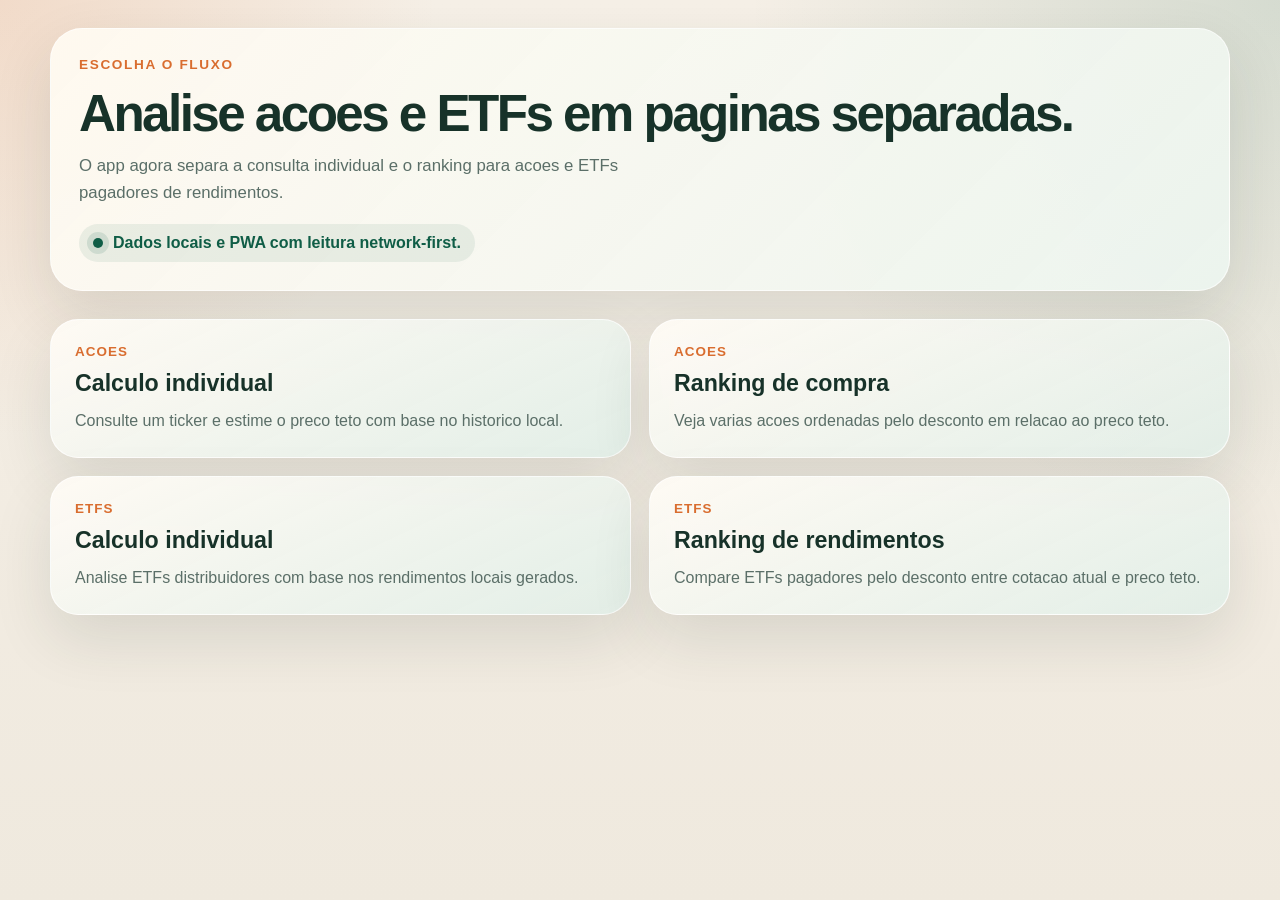
<file: index.html>
<!doctype html>
<html lang="pt-BR">
  <head>
    <meta charset="UTF-8" />
    <meta name="viewport" content="width=device-width, initial-scale=1.0" />
    <title>Dividendos PWA</title>
    <meta
      name="description"
      content="Escolha entre calculo e ranking de acoes e ETFs pagadores de rendimentos."
    />
    <meta name="theme-color" content="#0f5d46" />
    <link rel="manifest" href="./manifest.webmanifest" />
    <link rel="icon" href="./assets/icon.svg" type="image/svg+xml" />
    <link rel="stylesheet" href="./styles.css" />
    <script>
      const params = new URLSearchParams(window.location.search);
      if (params.has("ticker") || params.has("years") || params.has("percent")) {
        window.location.replace(`./acoes.html${window.location.search}${window.location.hash}`);
      }
    </script>
  </head>
  <body>
    <div class="page-shell">
      <header class="hero">
        <p class="eyebrow">Escolha o fluxo</p>
        <div class="hero-copy">
          <h1>Analise acoes e ETFs em paginas separadas.</h1>
          <p class="hero-text">
            O app agora separa a consulta individual e o ranking para acoes e
            ETFs pagadores de rendimentos.
          </p>
        </div>
        <div class="hero-note">
          <span class="status-dot" aria-hidden="true"></span>
          Dados locais e PWA com leitura network-first.
        </div>
      </header>

      <main class="landing-grid">
        <a class="landing-card" href="./acoes.html">
          <span class="landing-kicker">Acoes</span>
          <strong>Calculo individual</strong>
          <p>Consulte um ticker e estime o preco teto com base no historico local.</p>
        </a>

        <a class="landing-card" href="./acoes-ranking.html">
          <span class="landing-kicker">Acoes</span>
          <strong>Ranking de compra</strong>
          <p>Veja varias acoes ordenadas pelo desconto em relacao ao preco teto.</p>
        </a>

        <a class="landing-card" href="./etfs.html">
          <span class="landing-kicker">ETFs</span>
          <strong>Calculo individual</strong>
          <p>Analise ETFs distribuidores com base nos rendimentos locais gerados.</p>
        </a>

        <a class="landing-card" href="./etfs-ranking.html">
          <span class="landing-kicker">ETFs</span>
          <strong>Ranking de rendimentos</strong>
          <p>Compare ETFs pagadores pelo desconto entre cotacao atual e preco teto.</p>
        </a>
      </main>
    </div>
  </body>
</html>
</file>
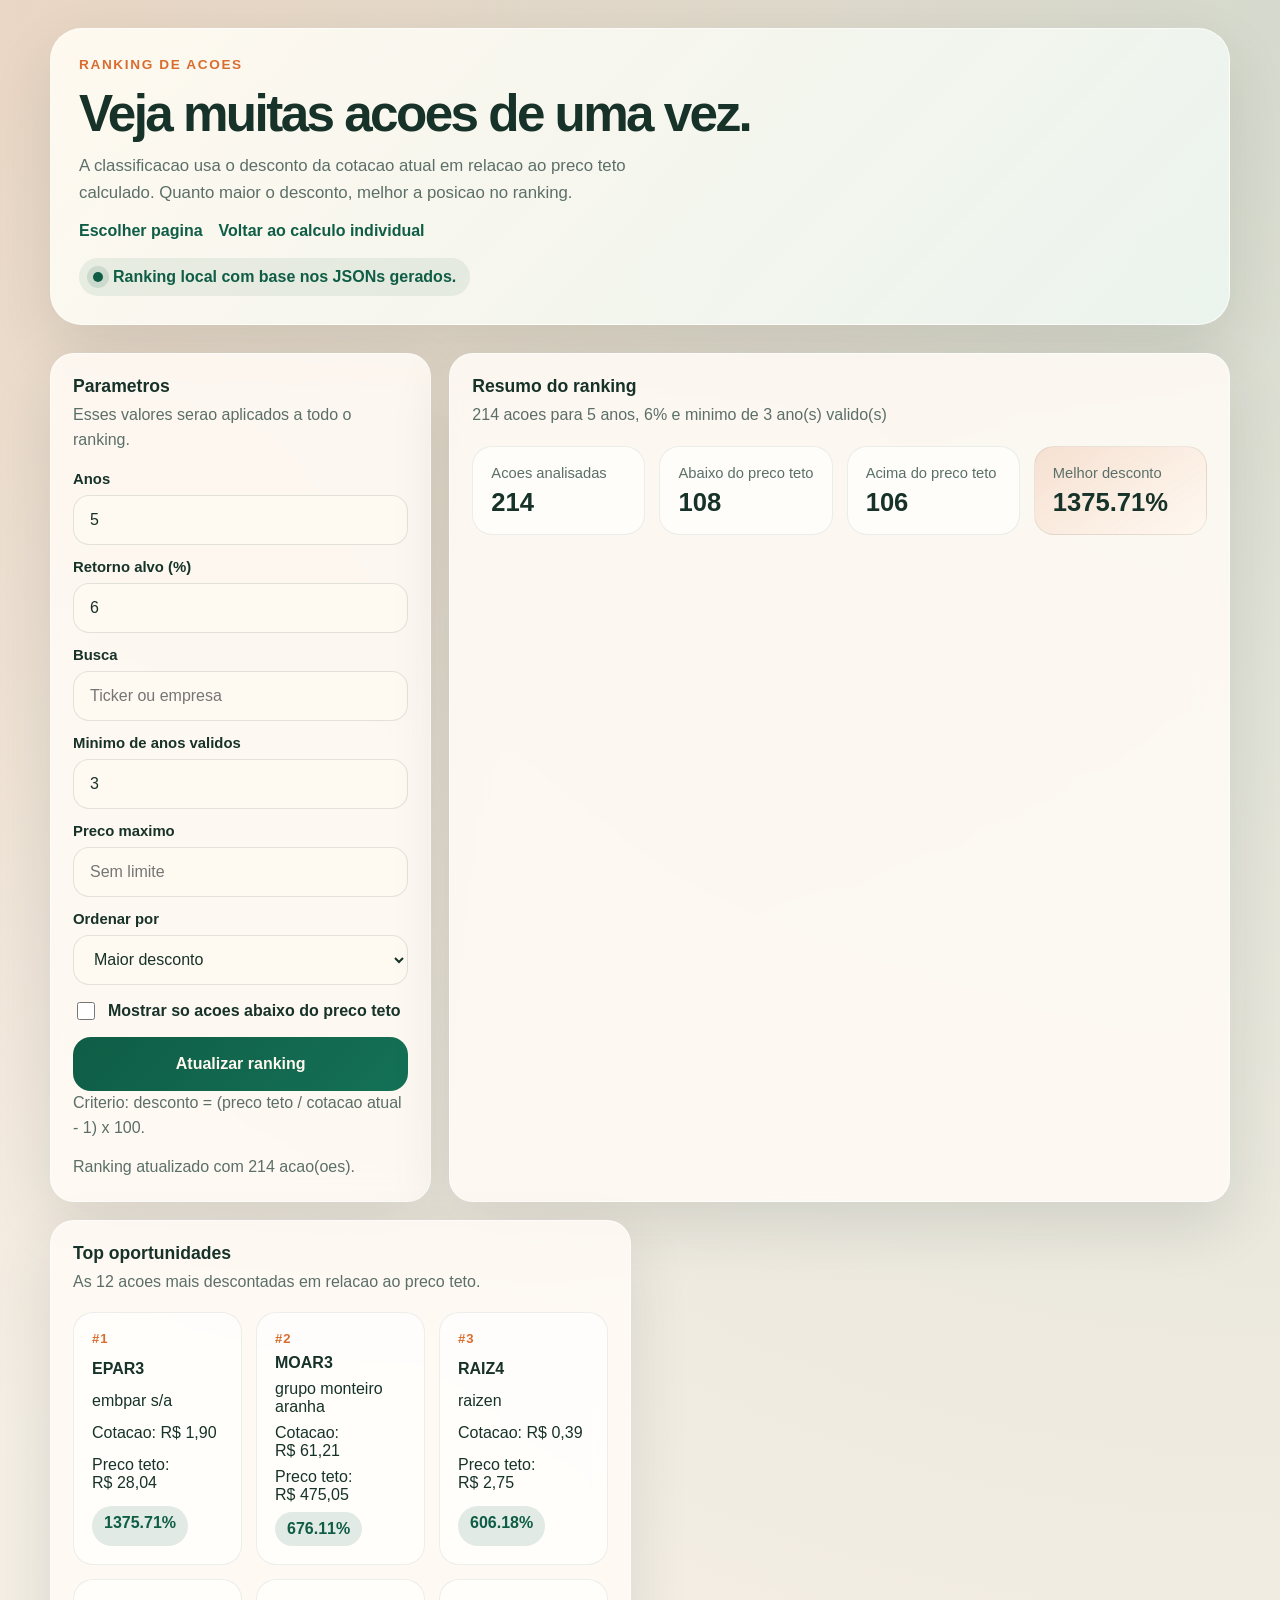
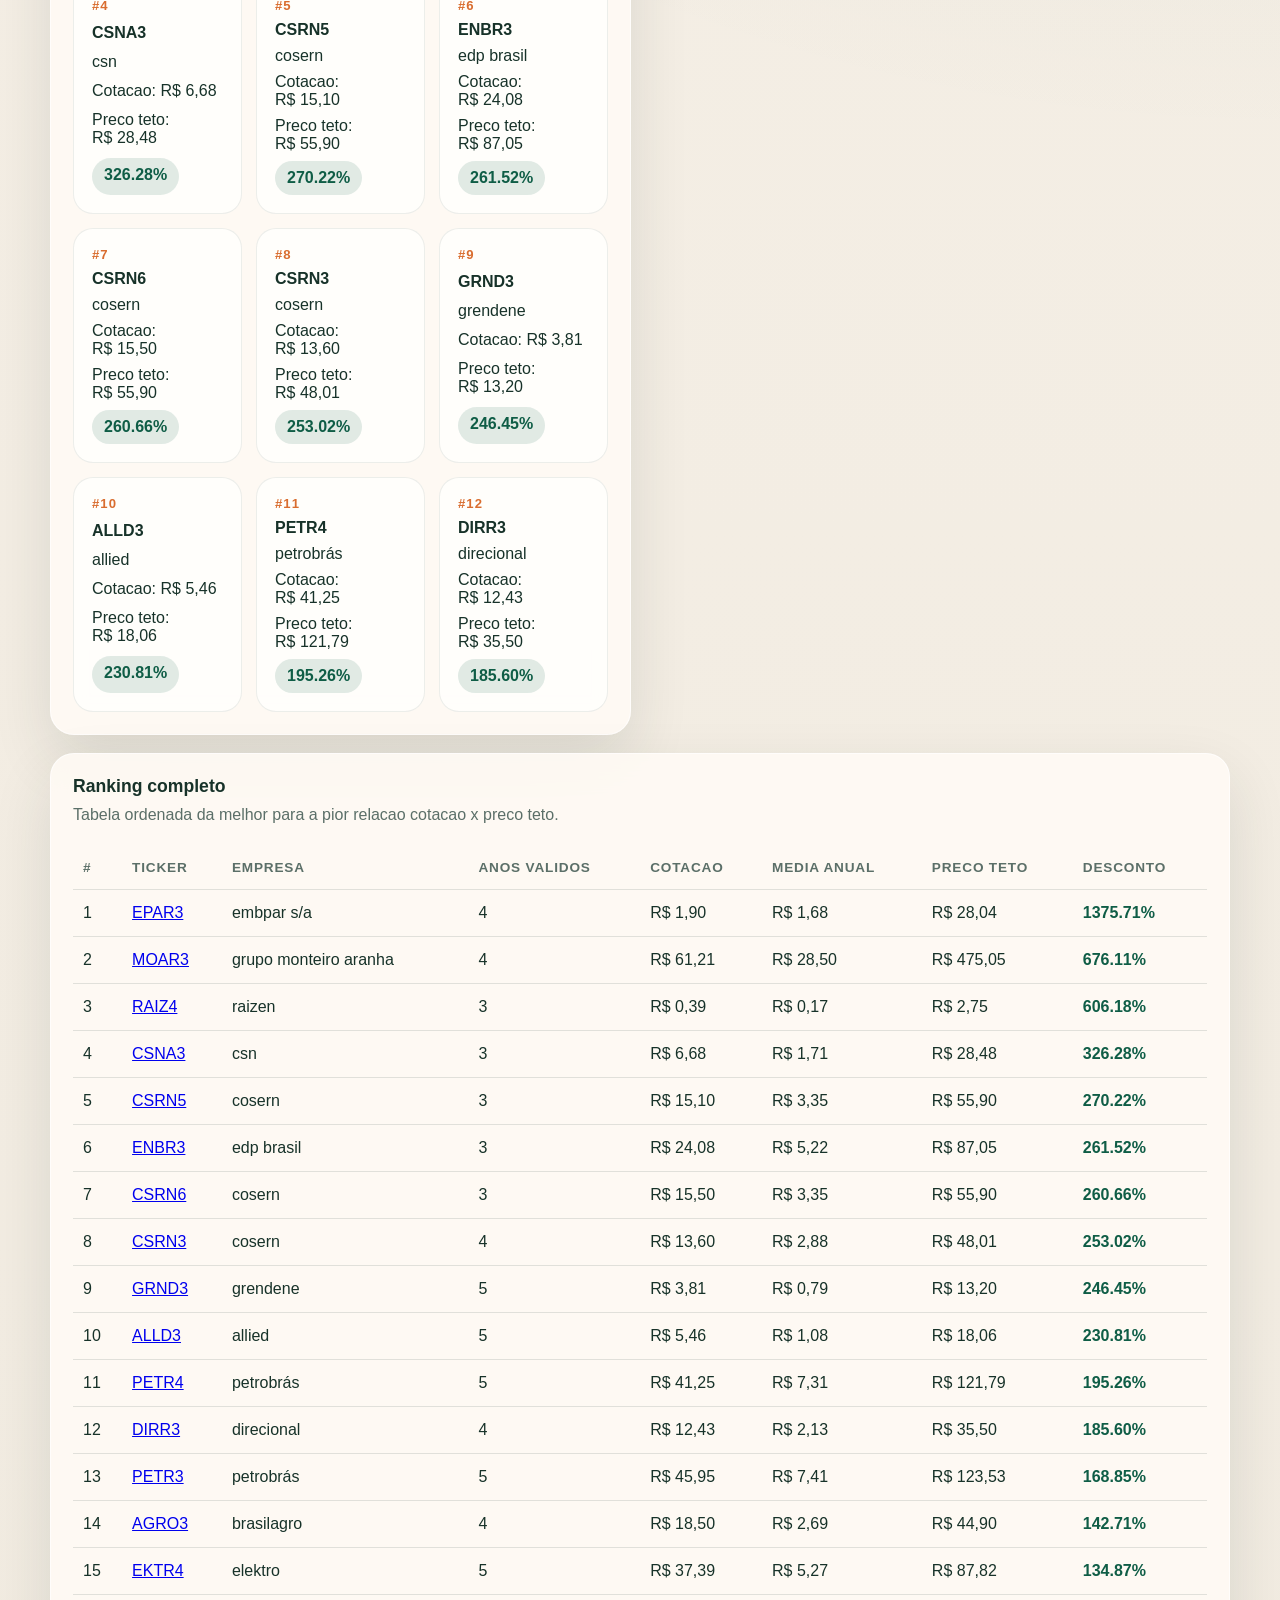
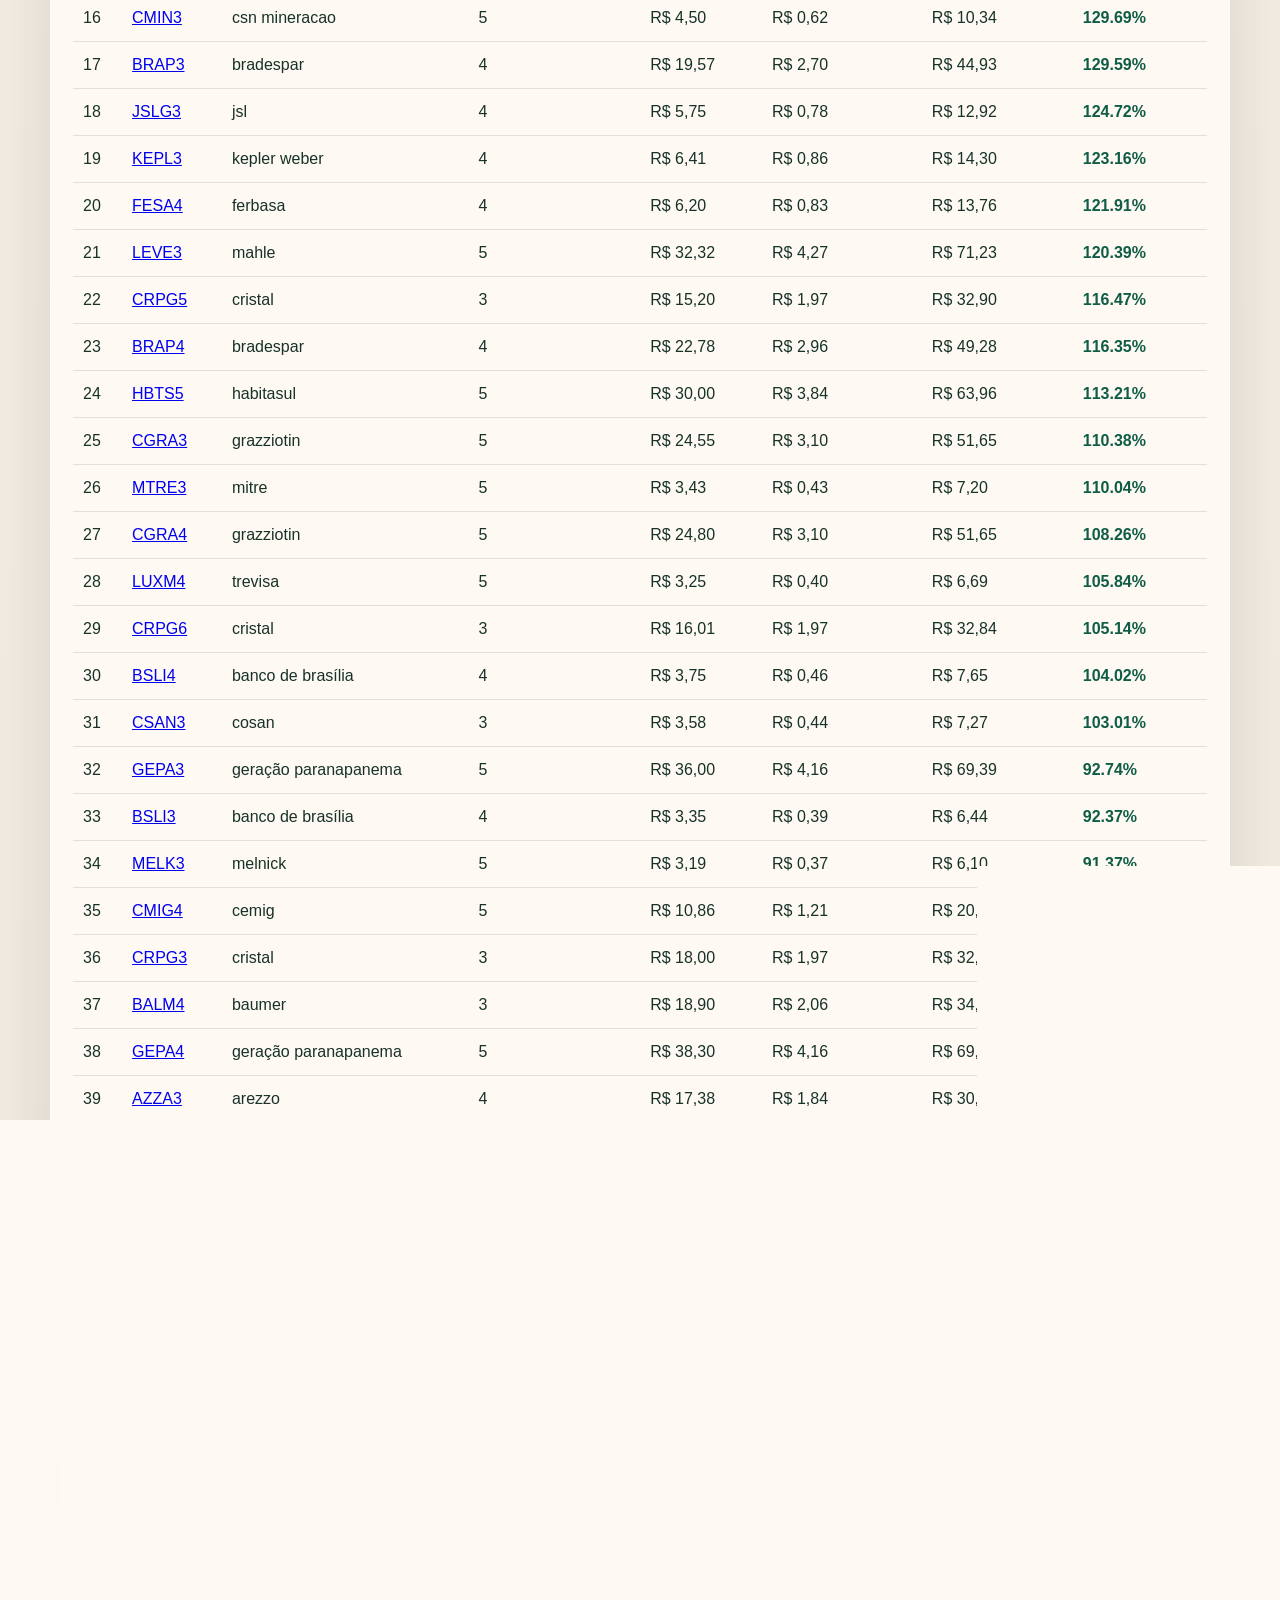
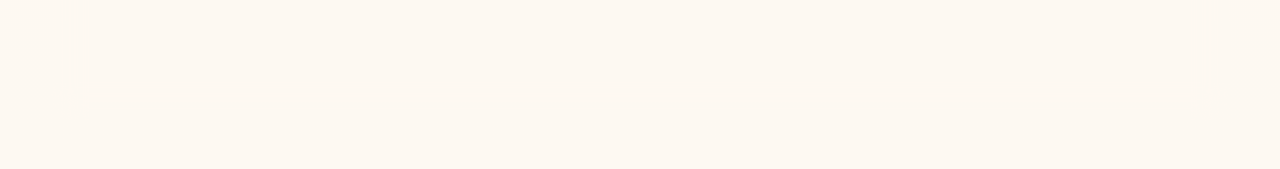
<file: acoes-ranking.html>
<!doctype html>
<html lang="pt-BR">
  <head>
    <meta charset="UTF-8" />
    <meta name="viewport" content="width=device-width, initial-scale=1.0" />
    <title>Ranking por Preco Teto de Acoes</title>
    <meta
      name="description"
      content="Ranking de acoes ordenadas pelo desconto em relacao ao preco teto."
    />
    <meta name="theme-color" content="#0f5d46" />
    <link rel="manifest" href="./manifest.webmanifest" />
    <link rel="icon" href="./assets/icon.svg" type="image/svg+xml" />
    <link rel="stylesheet" href="./styles.css" />
    <script type="module" src="./ranking.js"></script>
  </head>
  <body>
    <div class="page-shell">
      <header class="hero">
        <p class="eyebrow">Ranking de acoes</p>
        <div class="hero-copy">
          <h1>Veja muitas acoes de uma vez.</h1>
          <p class="hero-text">
            A classificacao usa o desconto da cotacao atual em relacao ao preco
            teto calculado. Quanto maior o desconto, melhor a posicao no ranking.
          </p>
          <p class="hero-links">
            <a href="./index.html">Escolher pagina</a>
            <a href="./acoes.html">Voltar ao calculo individual</a>
          </p>
        </div>
        <div class="hero-note">
          <span class="status-dot" aria-hidden="true"></span>
          Ranking local com base nos JSONs gerados.
        </div>
      </header>

      <main class="layout">
        <section class="panel form-panel">
          <div class="panel-head">
            <h2>Parametros</h2>
            <p>Esses valores serao aplicados a todo o ranking.</p>
          </div>

          <form id="ranking-form" class="quote-form">
            <label class="field">
              <span>Anos</span>
              <input
                id="years"
                name="years"
                type="number"
                min="1"
                max="20"
                step="1"
                value="5"
                required
              />
            </label>

            <label class="field">
              <span>Retorno alvo (%)</span>
              <input
                id="percent"
                name="percent"
                type="number"
                min="1"
                max="100"
                step="1"
                value="6"
                required
              />
            </label>

            <label class="field">
              <span>Busca</span>
              <input
                id="search"
                name="search"
                type="text"
                autocomplete="off"
                placeholder="Ticker ou empresa"
              />
            </label>

            <label class="field">
              <span>Minimo de anos validos</span>
              <input
                id="min-valid-years"
                name="min-valid-years"
                type="number"
                min="1"
                max="20"
                step="1"
                value="3"
                required
              />
            </label>

            <label class="field">
              <span>Preco maximo</span>
              <input
                id="max-price"
                name="max-price"
                type="number"
                min="0"
                step="0.01"
                placeholder="Sem limite"
              />
            </label>

            <label class="field">
              <span>Ordenar por</span>
              <select id="sort-by" name="sort-by">
                <option value="discount-desc">Maior desconto</option>
                <option value="average-desc">Maior media anual</option>
                <option value="price-asc">Menor cotacao</option>
                <option value="valid-years-desc">Mais anos validos</option>
                <option value="ceiling-desc">Maior preco teto</option>
              </select>
            </label>

            <label class="check-field">
              <input id="only-below" name="only-below" type="checkbox" />
              <span>Mostrar so acoes abaixo do preco teto</span>
            </label>

            <button class="primary-button" type="submit" id="submit-button">
              Atualizar ranking
            </button>
          </form>

          <p class="caption">
            Criterio: desconto = (preco teto / cotacao atual - 1) x 100.
          </p>

          <div id="feedback" class="feedback" role="status" aria-live="polite"></div>
        </section>

        <section class="panel metrics-panel">
          <div class="panel-head">
            <h2>Resumo do ranking</h2>
            <p id="summary-title">Pronto para carregar.</p>
          </div>

          <div class="metrics-grid" id="metrics-grid">
            <article class="metric-card">
              <span class="metric-label">Acoes analisadas</span>
              <strong class="metric-value">--</strong>
            </article>
            <article class="metric-card">
              <span class="metric-label">Abaixo do preco teto</span>
              <strong class="metric-value">--</strong>
            </article>
            <article class="metric-card">
              <span class="metric-label">Acima do preco teto</span>
              <strong class="metric-value">--</strong>
            </article>
            <article class="metric-card accent-card">
              <span class="metric-label">Melhor desconto</span>
              <strong class="metric-value">--</strong>
            </article>
          </div>
        </section>

        <section class="panel chart-panel">
          <div class="panel-head">
            <h2>Top oportunidades</h2>
            <p>As 12 acoes mais descontadas em relacao ao preco teto.</p>
          </div>
          <div id="ranking-cards" class="ranking-cards empty-state">
            Nenhum ranking carregado ainda.
          </div>
        </section>

        <section class="panel table-panel table-panel-wide">
          <div class="panel-head">
            <h2>Ranking completo</h2>
            <p>Tabela ordenada da melhor para a pior relacao cotacao x preco teto.</p>
          </div>
          <div class="table-wrap">
            <table>
              <thead>
                <tr>
                  <th>#</th>
                  <th>Ticker</th>
                  <th>Empresa</th>
                  <th>Anos validos</th>
                  <th>Cotacao</th>
                  <th>Media anual</th>
                  <th>Preco teto</th>
                  <th>Desconto</th>
                </tr>
              </thead>
              <tbody id="ranking-body">
                <tr>
                  <td colspan="8" class="empty-row">Nenhum ranking carregado ainda.</td>
                </tr>
              </tbody>
            </table>
          </div>
          <div class="pagination-bar">
            <button type="button" class="secondary-button" id="prev-page">Anterior</button>
            <span id="page-status" class="page-status">Pagina 1 de 1</span>
            <button type="button" class="secondary-button" id="next-page">Proxima</button>
          </div>
        </section>
      </main>
    </div>
  </body>
</html>
</file>
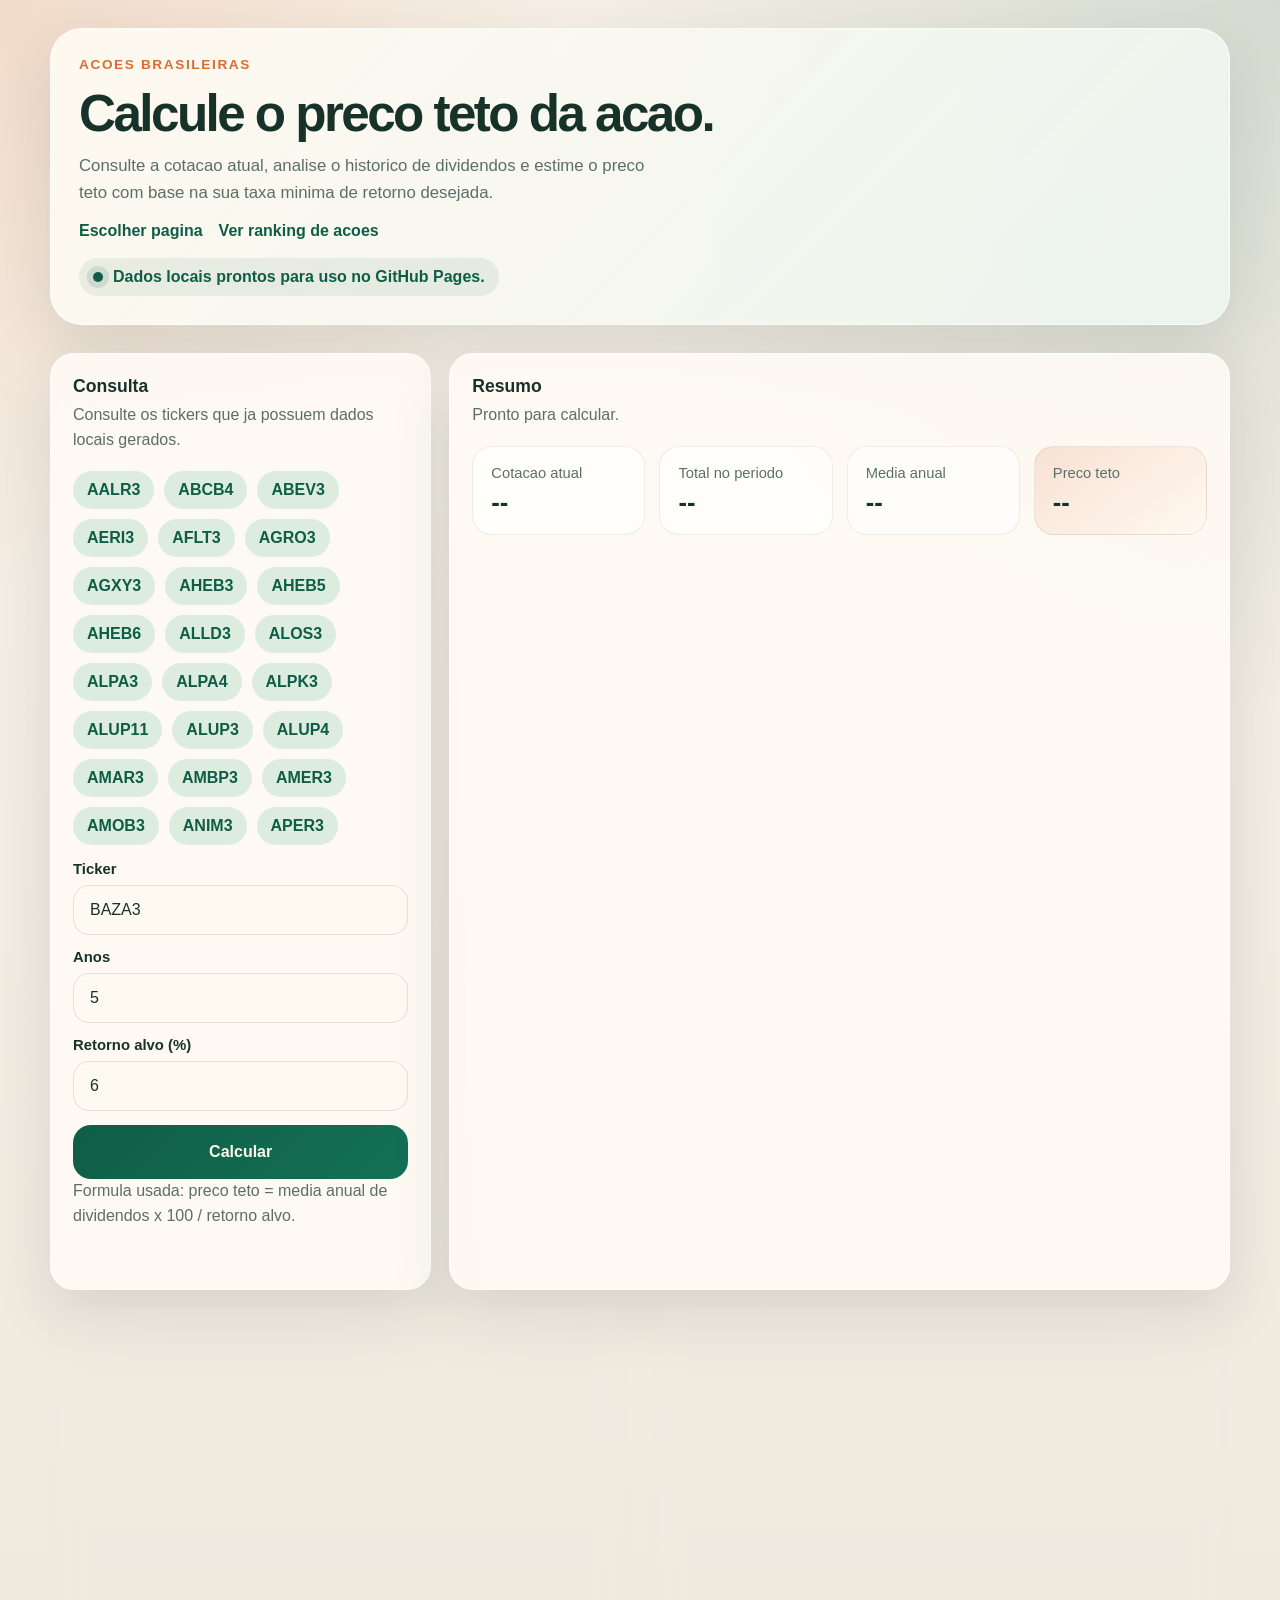
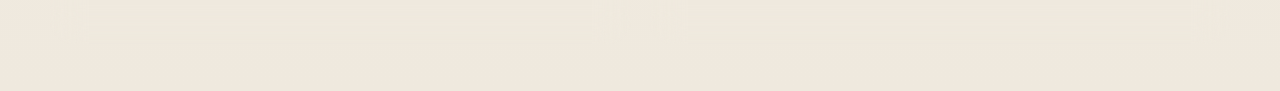
<file: acoes.html>
<!doctype html>
<html lang="pt-BR">
  <head>
    <meta charset="UTF-8" />
    <meta name="viewport" content="width=device-width, initial-scale=1.0" />
    <title>Preco Teto de Acoes</title>
    <meta
      name="description"
      content="App PWA para calcular o preco teto de acoes brasileiras a partir do historico de dividendos."
    />
    <meta name="theme-color" content="#0f5d46" />
    <link rel="manifest" href="./manifest.webmanifest" />
    <link rel="icon" href="./assets/icon.svg" type="image/svg+xml" />
    <link rel="stylesheet" href="./styles.css" />
    <script type="module" src="./app.js"></script>
  </head>
  <body>
    <div class="page-shell">
      <header class="hero">
        <p class="eyebrow">Acoes brasileiras</p>
        <div class="hero-copy">
          <h1>Calcule o preco teto da acao.</h1>
          <p class="hero-text">
            Consulte a cotacao atual, analise o historico de dividendos e estime
            o preco teto com base na sua taxa minima de retorno desejada.
          </p>
          <p class="hero-links">
            <a href="./index.html">Escolher pagina</a>
            <a href="./acoes-ranking.html">Ver ranking de acoes</a>
          </p>
        </div>
        <div class="hero-note">
          <span class="status-dot" aria-hidden="true"></span>
          Dados locais prontos para uso no GitHub Pages.
        </div>
      </header>

      <main class="layout">
        <section class="panel form-panel">
          <div class="panel-head">
            <h2>Consulta</h2>
            <p>Consulte os tickers que ja possuem dados locais gerados.</p>
          </div>

          <div class="ticker-pills" id="ticker-pills" aria-label="Tickers sugeridos"></div>

          <form id="quote-form" class="quote-form">
            <label class="field">
              <span>Ticker</span>
              <input
                id="ticker"
                name="ticker"
                type="text"
                inputmode="text"
                autocomplete="off"
                maxlength="8"
                placeholder="BAZA3"
                value="BAZA3"
                required
              />
            </label>

            <label class="field">
              <span>Anos</span>
              <input
                id="years"
                name="years"
                type="number"
                min="1"
                max="20"
                step="1"
                value="5"
                required
              />
            </label>

            <label class="field">
              <span>Retorno alvo (%)</span>
              <input
                id="percent"
                name="percent"
                type="number"
                min="1"
                max="100"
                step="1"
                value="6"
                required
              />
            </label>

            <button class="primary-button" type="submit" id="submit-button">
              Calcular
            </button>
          </form>

          <p class="caption">
            Formula usada: preco teto = media anual de dividendos x 100 / retorno alvo.
          </p>

          <div id="feedback" class="feedback" role="status" aria-live="polite"></div>
        </section>

        <section class="panel metrics-panel">
          <div class="panel-head">
            <h2>Resumo</h2>
            <p id="summary-title">Pronto para calcular.</p>
          </div>

          <div class="metrics-grid" id="metrics-grid">
            <article class="metric-card">
              <span class="metric-label">Cotacao atual</span>
              <strong class="metric-value">--</strong>
            </article>
            <article class="metric-card">
              <span class="metric-label">Total no periodo</span>
              <strong class="metric-value">--</strong>
            </article>
            <article class="metric-card">
              <span class="metric-label">Media anual</span>
              <strong class="metric-value">--</strong>
            </article>
            <article class="metric-card accent-card">
              <span class="metric-label">Preco teto</span>
              <strong class="metric-value">--</strong>
            </article>
          </div>

          <div class="details-grid" id="details-grid"></div>
        </section>

        <section class="panel chart-panel">
          <div class="panel-head">
            <h2>Proventos por ano</h2>
            <p>Totais agregados no periodo selecionado.</p>
          </div>
          <div id="year-bars" class="year-bars empty-state">
            Nenhum dado carregado ainda.
          </div>
        </section>

        <section class="panel table-panel">
          <div class="panel-head">
            <h2>Eventos recentes</h2>
            <p>Ultimos dividendos e JCP presentes na base local.</p>
          </div>
          <div class="table-wrap">
            <table>
              <thead>
                <tr>
                  <th>Data base</th>
                  <th>Pagamento</th>
                  <th>Tipo</th>
                  <th>Valor</th>
                </tr>
              </thead>
              <tbody id="events-body">
                <tr>
                  <td colspan="4" class="empty-row">Nenhum dado carregado ainda.</td>
                </tr>
              </tbody>
            </table>
          </div>
        </section>
      </main>
    </div>
  </body>
</html>
</file>
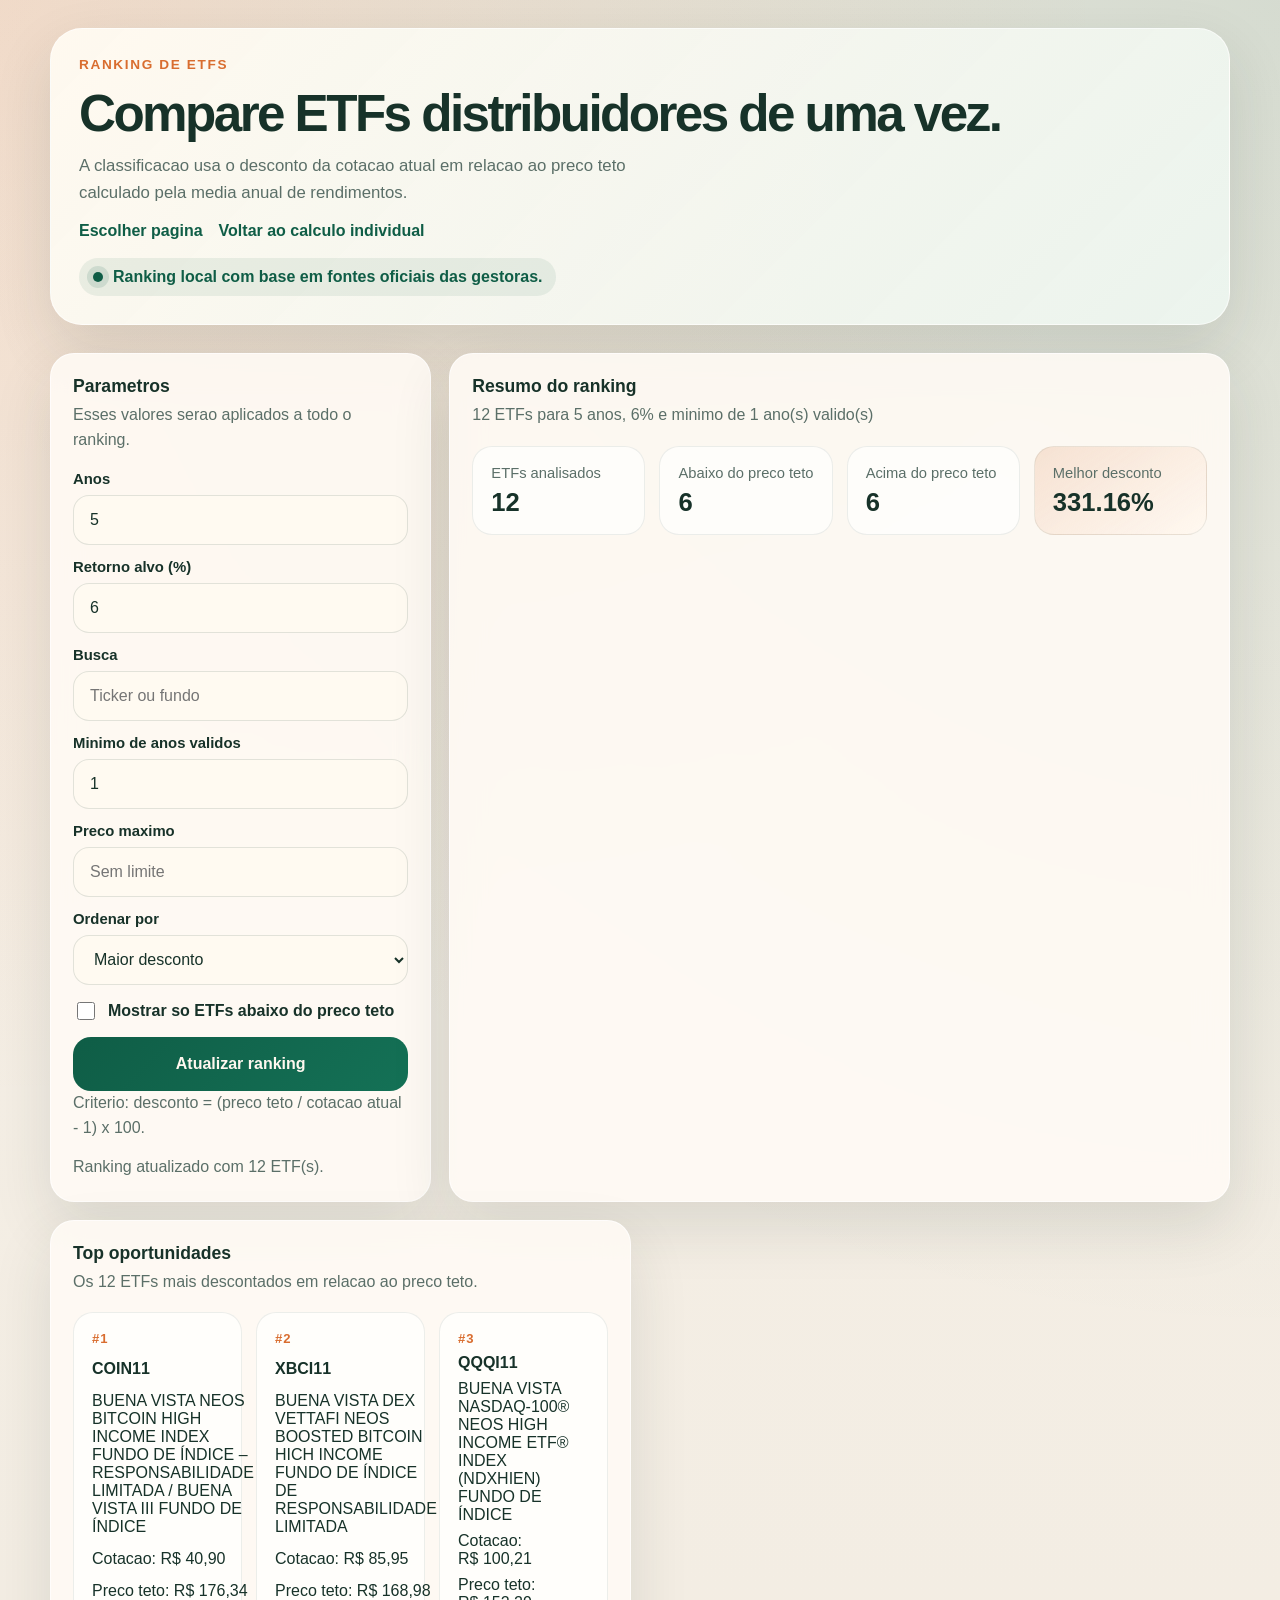
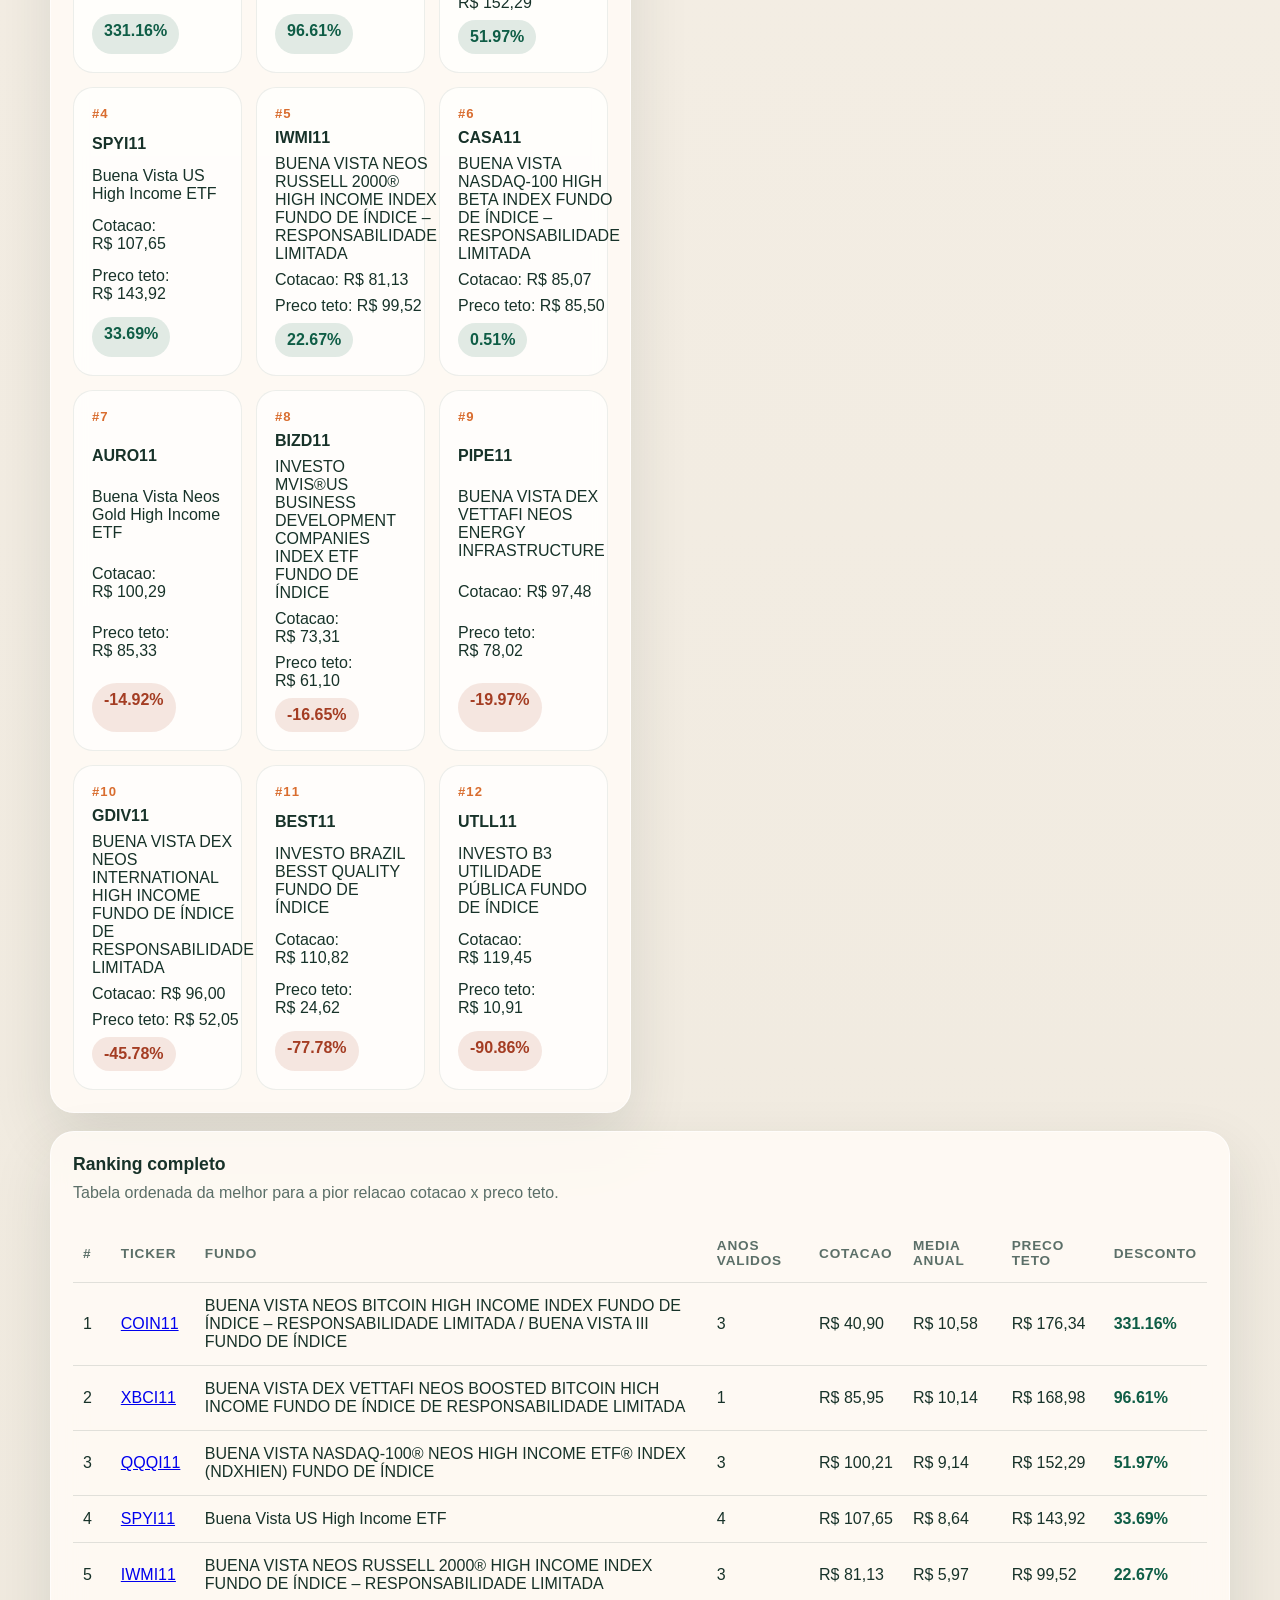
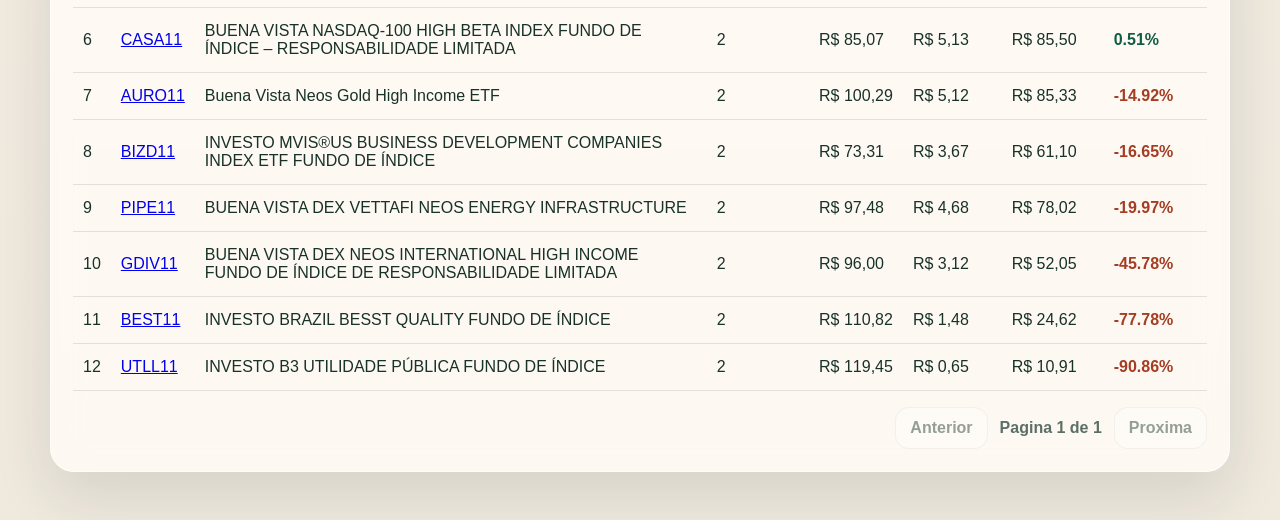
<file: etfs-ranking.html>
<!doctype html>
<html lang="pt-BR">
  <head>
    <meta charset="UTF-8" />
    <meta name="viewport" content="width=device-width, initial-scale=1.0" />
    <title>Ranking por Preco Teto de ETFs</title>
    <meta
      name="description"
      content="Ranking de ETFs distribuidores ordenados pelo desconto em relacao ao preco teto."
    />
    <meta name="theme-color" content="#0f5d46" />
    <link rel="manifest" href="./manifest.webmanifest" />
    <link rel="icon" href="./assets/icon.svg" type="image/svg+xml" />
    <link rel="stylesheet" href="./styles.css" />
    <script type="module" src="./etf-ranking.js"></script>
  </head>
  <body>
    <div class="page-shell">
      <header class="hero">
        <p class="eyebrow">Ranking de ETFs</p>
        <div class="hero-copy">
          <h1>Compare ETFs distribuidores de uma vez.</h1>
          <p class="hero-text">
            A classificacao usa o desconto da cotacao atual em relacao ao preco
            teto calculado pela media anual de rendimentos.
          </p>
          <p class="hero-links">
            <a href="./index.html">Escolher pagina</a>
            <a href="./etfs.html">Voltar ao calculo individual</a>
          </p>
        </div>
        <div class="hero-note">
          <span class="status-dot" aria-hidden="true"></span>
          Ranking local com base em fontes oficiais das gestoras.
        </div>
      </header>

      <main class="layout">
        <section class="panel form-panel">
          <div class="panel-head">
            <h2>Parametros</h2>
            <p>Esses valores serao aplicados a todo o ranking.</p>
          </div>

          <form id="ranking-form" class="quote-form">
            <label class="field">
              <span>Anos</span>
              <input
                id="years"
                name="years"
                type="number"
                min="1"
                max="20"
                step="1"
                value="5"
                required
              />
            </label>

            <label class="field">
              <span>Retorno alvo (%)</span>
              <input
                id="percent"
                name="percent"
                type="number"
                min="1"
                max="100"
                step="1"
                value="6"
                required
              />
            </label>

            <label class="field">
              <span>Busca</span>
              <input
                id="search"
                name="search"
                type="text"
                autocomplete="off"
                placeholder="Ticker ou fundo"
              />
            </label>

            <label class="field">
              <span>Minimo de anos validos</span>
              <input
                id="min-valid-years"
                name="min-valid-years"
                type="number"
                min="1"
                max="20"
                step="1"
                value="1"
                required
              />
            </label>

            <label class="field">
              <span>Preco maximo</span>
              <input
                id="max-price"
                name="max-price"
                type="number"
                min="0"
                step="0.01"
                placeholder="Sem limite"
              />
            </label>

            <label class="field">
              <span>Ordenar por</span>
              <select id="sort-by" name="sort-by">
                <option value="discount-desc">Maior desconto</option>
                <option value="average-desc">Maior media anual</option>
                <option value="price-asc">Menor cotacao</option>
                <option value="valid-years-desc">Mais anos validos</option>
                <option value="ceiling-desc">Maior preco teto</option>
              </select>
            </label>

            <label class="check-field">
              <input id="only-below" name="only-below" type="checkbox" />
              <span>Mostrar so ETFs abaixo do preco teto</span>
            </label>

            <button class="primary-button" type="submit" id="submit-button">
              Atualizar ranking
            </button>
          </form>

          <p class="caption">
            Criterio: desconto = (preco teto / cotacao atual - 1) x 100.
          </p>

          <div id="feedback" class="feedback" role="status" aria-live="polite"></div>
        </section>

        <section class="panel metrics-panel">
          <div class="panel-head">
            <h2>Resumo do ranking</h2>
            <p id="summary-title">Pronto para carregar.</p>
          </div>

          <div class="metrics-grid" id="metrics-grid">
            <article class="metric-card">
              <span class="metric-label">ETFs analisados</span>
              <strong class="metric-value">--</strong>
            </article>
            <article class="metric-card">
              <span class="metric-label">Abaixo do preco teto</span>
              <strong class="metric-value">--</strong>
            </article>
            <article class="metric-card">
              <span class="metric-label">Acima do preco teto</span>
              <strong class="metric-value">--</strong>
            </article>
            <article class="metric-card accent-card">
              <span class="metric-label">Melhor desconto</span>
              <strong class="metric-value">--</strong>
            </article>
          </div>
        </section>

        <section class="panel chart-panel">
          <div class="panel-head">
            <h2>Top oportunidades</h2>
            <p>Os 12 ETFs mais descontados em relacao ao preco teto.</p>
          </div>
          <div id="ranking-cards" class="ranking-cards empty-state">
            Nenhum ranking carregado ainda.
          </div>
        </section>

        <section class="panel table-panel table-panel-wide">
          <div class="panel-head">
            <h2>Ranking completo</h2>
            <p>Tabela ordenada da melhor para a pior relacao cotacao x preco teto.</p>
          </div>
          <div class="table-wrap">
            <table>
              <thead>
                <tr>
                  <th>#</th>
                  <th>Ticker</th>
                  <th>Fundo</th>
                  <th>Anos validos</th>
                  <th>Cotacao</th>
                  <th>Media anual</th>
                  <th>Preco teto</th>
                  <th>Desconto</th>
                </tr>
              </thead>
              <tbody id="ranking-body">
                <tr>
                  <td colspan="8" class="empty-row">Nenhum ranking carregado ainda.</td>
                </tr>
              </tbody>
            </table>
          </div>
          <div class="pagination-bar">
            <button type="button" class="secondary-button" id="prev-page">Anterior</button>
            <span id="page-status" class="page-status">Pagina 1 de 1</span>
            <button type="button" class="secondary-button" id="next-page">Proxima</button>
          </div>
        </section>
      </main>
    </div>
  </body>
</html>
</file>
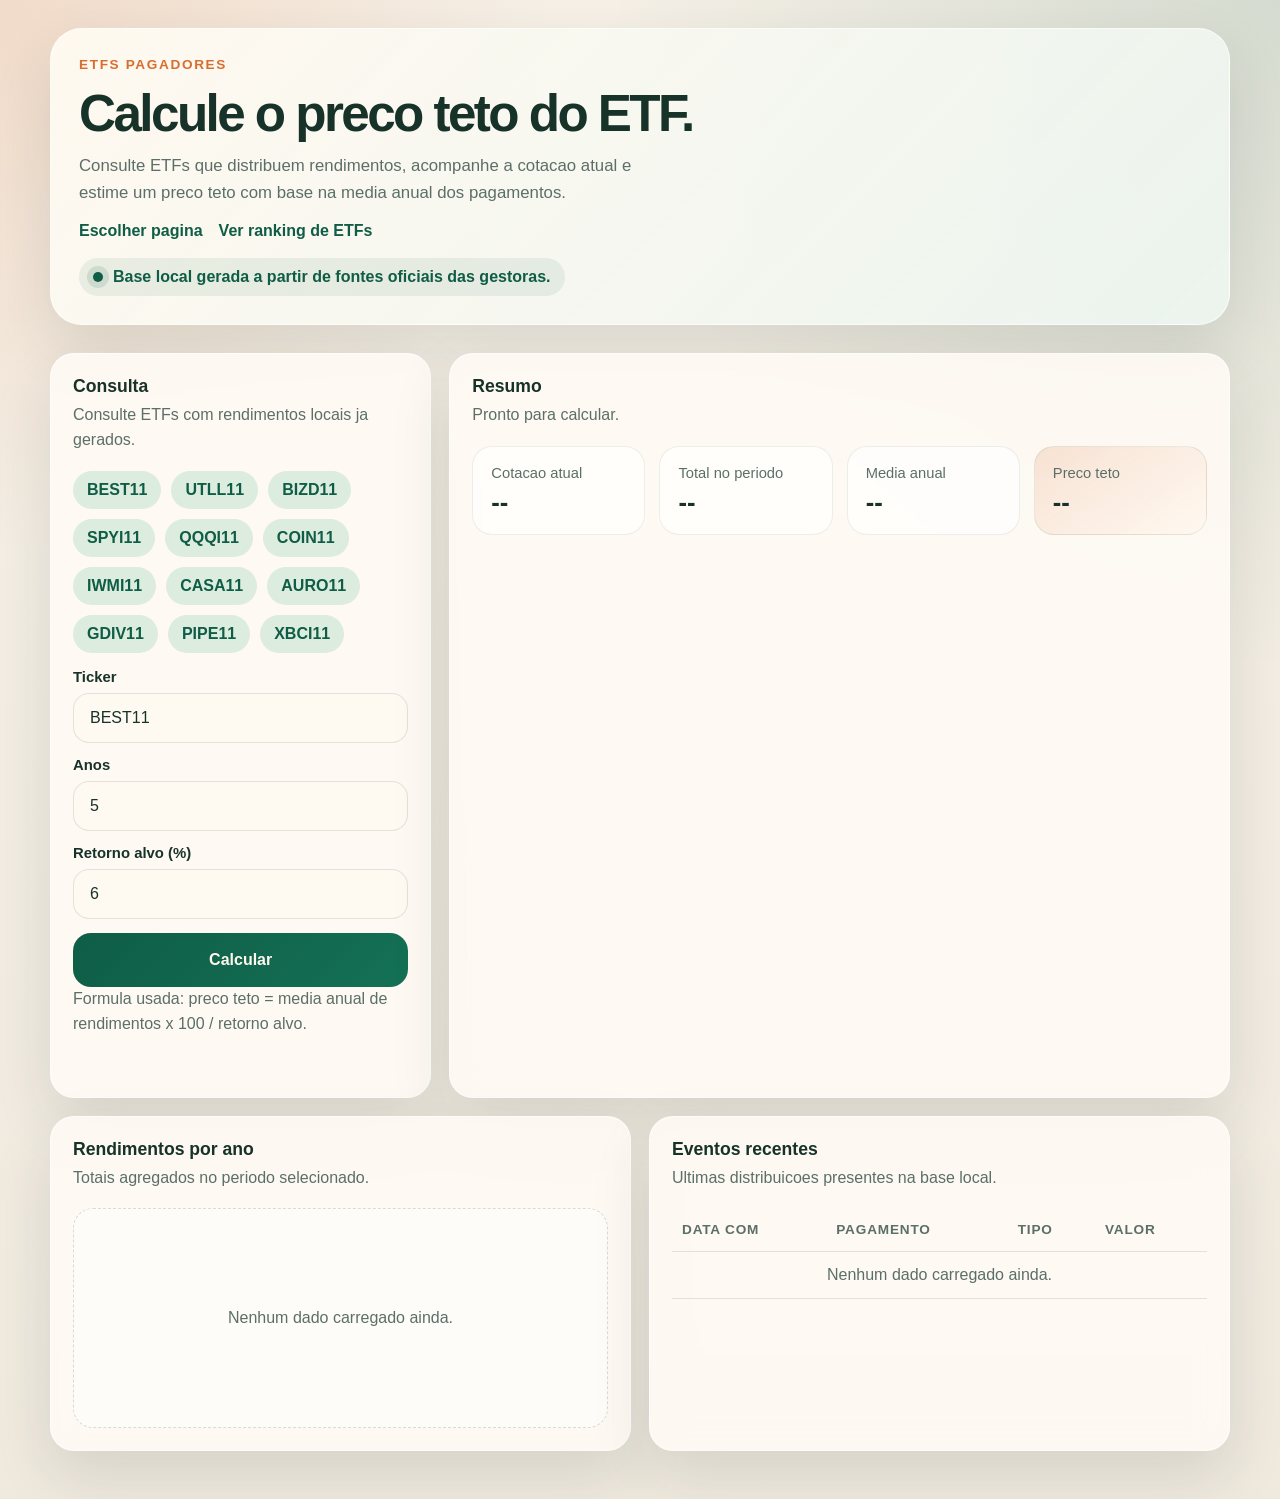
<file: etfs.html>
<!doctype html>
<html lang="pt-BR">
  <head>
    <meta charset="UTF-8" />
    <meta name="viewport" content="width=device-width, initial-scale=1.0" />
    <title>Preco Teto de ETFs Distribuidores</title>
    <meta
      name="description"
      content="App PWA para calcular o preco teto de ETFs que distribuem rendimentos."
    />
    <meta name="theme-color" content="#0f5d46" />
    <link rel="manifest" href="./manifest.webmanifest" />
    <link rel="icon" href="./assets/icon.svg" type="image/svg+xml" />
    <link rel="stylesheet" href="./styles.css" />
    <script type="module" src="./etf-app.js"></script>
  </head>
  <body>
    <div class="page-shell">
      <header class="hero">
        <p class="eyebrow">ETFs pagadores</p>
        <div class="hero-copy">
          <h1>Calcule o preco teto do ETF.</h1>
          <p class="hero-text">
            Consulte ETFs que distribuem rendimentos, acompanhe a cotacao atual
            e estime um preco teto com base na media anual dos pagamentos.
          </p>
          <p class="hero-links">
            <a href="./index.html">Escolher pagina</a>
            <a href="./etfs-ranking.html">Ver ranking de ETFs</a>
          </p>
        </div>
        <div class="hero-note">
          <span class="status-dot" aria-hidden="true"></span>
          Base local gerada a partir de fontes oficiais das gestoras.
        </div>
      </header>

      <main class="layout">
        <section class="panel form-panel">
          <div class="panel-head">
            <h2>Consulta</h2>
            <p>Consulte ETFs com rendimentos locais ja gerados.</p>
          </div>

          <div class="ticker-pills" id="ticker-pills" aria-label="ETFs sugeridos"></div>

          <form id="quote-form" class="quote-form">
            <label class="field">
              <span>Ticker</span>
              <input
                id="ticker"
                name="ticker"
                type="text"
                inputmode="text"
                autocomplete="off"
                maxlength="8"
                placeholder="BEST11"
                value="BEST11"
                required
              />
            </label>

            <label class="field">
              <span>Anos</span>
              <input
                id="years"
                name="years"
                type="number"
                min="1"
                max="20"
                step="1"
                value="5"
                required
              />
            </label>

            <label class="field">
              <span>Retorno alvo (%)</span>
              <input
                id="percent"
                name="percent"
                type="number"
                min="1"
                max="100"
                step="1"
                value="6"
                required
              />
            </label>

            <button class="primary-button" type="submit" id="submit-button">
              Calcular
            </button>
          </form>

          <p class="caption">
            Formula usada: preco teto = media anual de rendimentos x 100 / retorno alvo.
          </p>

          <div id="feedback" class="feedback" role="status" aria-live="polite"></div>
        </section>

        <section class="panel metrics-panel">
          <div class="panel-head">
            <h2>Resumo</h2>
            <p id="summary-title">Pronto para calcular.</p>
          </div>

          <div class="metrics-grid" id="metrics-grid">
            <article class="metric-card">
              <span class="metric-label">Cotacao atual</span>
              <strong class="metric-value">--</strong>
            </article>
            <article class="metric-card">
              <span class="metric-label">Total no periodo</span>
              <strong class="metric-value">--</strong>
            </article>
            <article class="metric-card">
              <span class="metric-label">Media anual</span>
              <strong class="metric-value">--</strong>
            </article>
            <article class="metric-card accent-card">
              <span class="metric-label">Preco teto</span>
              <strong class="metric-value">--</strong>
            </article>
          </div>

          <div class="details-grid" id="details-grid"></div>
        </section>

        <section class="panel chart-panel">
          <div class="panel-head">
            <h2>Rendimentos por ano</h2>
            <p>Totais agregados no periodo selecionado.</p>
          </div>
          <div id="year-bars" class="year-bars empty-state">
            Nenhum dado carregado ainda.
          </div>
        </section>

        <section class="panel table-panel">
          <div class="panel-head">
            <h2>Eventos recentes</h2>
            <p>Ultimas distribuicoes presentes na base local.</p>
          </div>
          <div class="table-wrap">
            <table>
              <thead>
                <tr>
                  <th>Data com</th>
                  <th>Pagamento</th>
                  <th>Tipo</th>
                  <th>Valor</th>
                </tr>
              </thead>
              <tbody id="events-body">
                <tr>
                  <td colspan="4" class="empty-row">Nenhum dado carregado ainda.</td>
                </tr>
              </tbody>
            </table>
          </div>
        </section>
      </main>
    </div>
  </body>
</html>
</file>
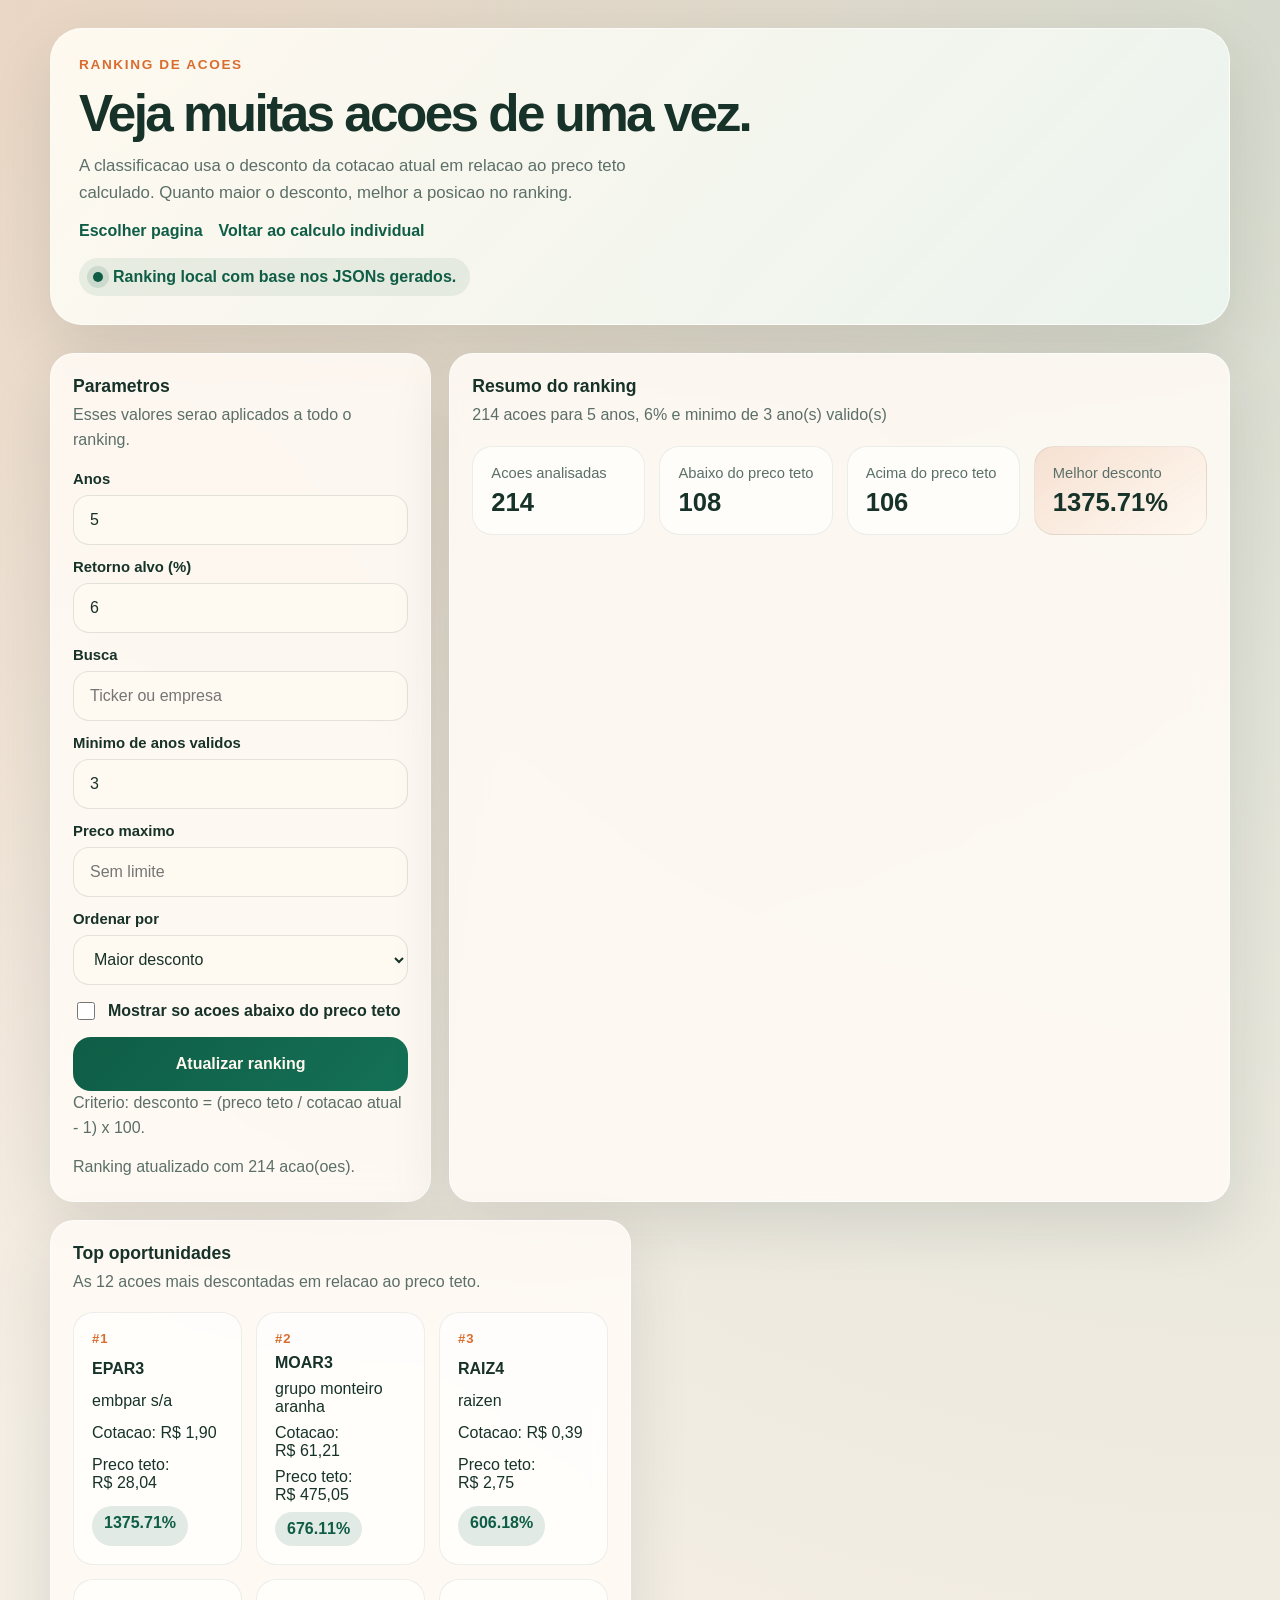
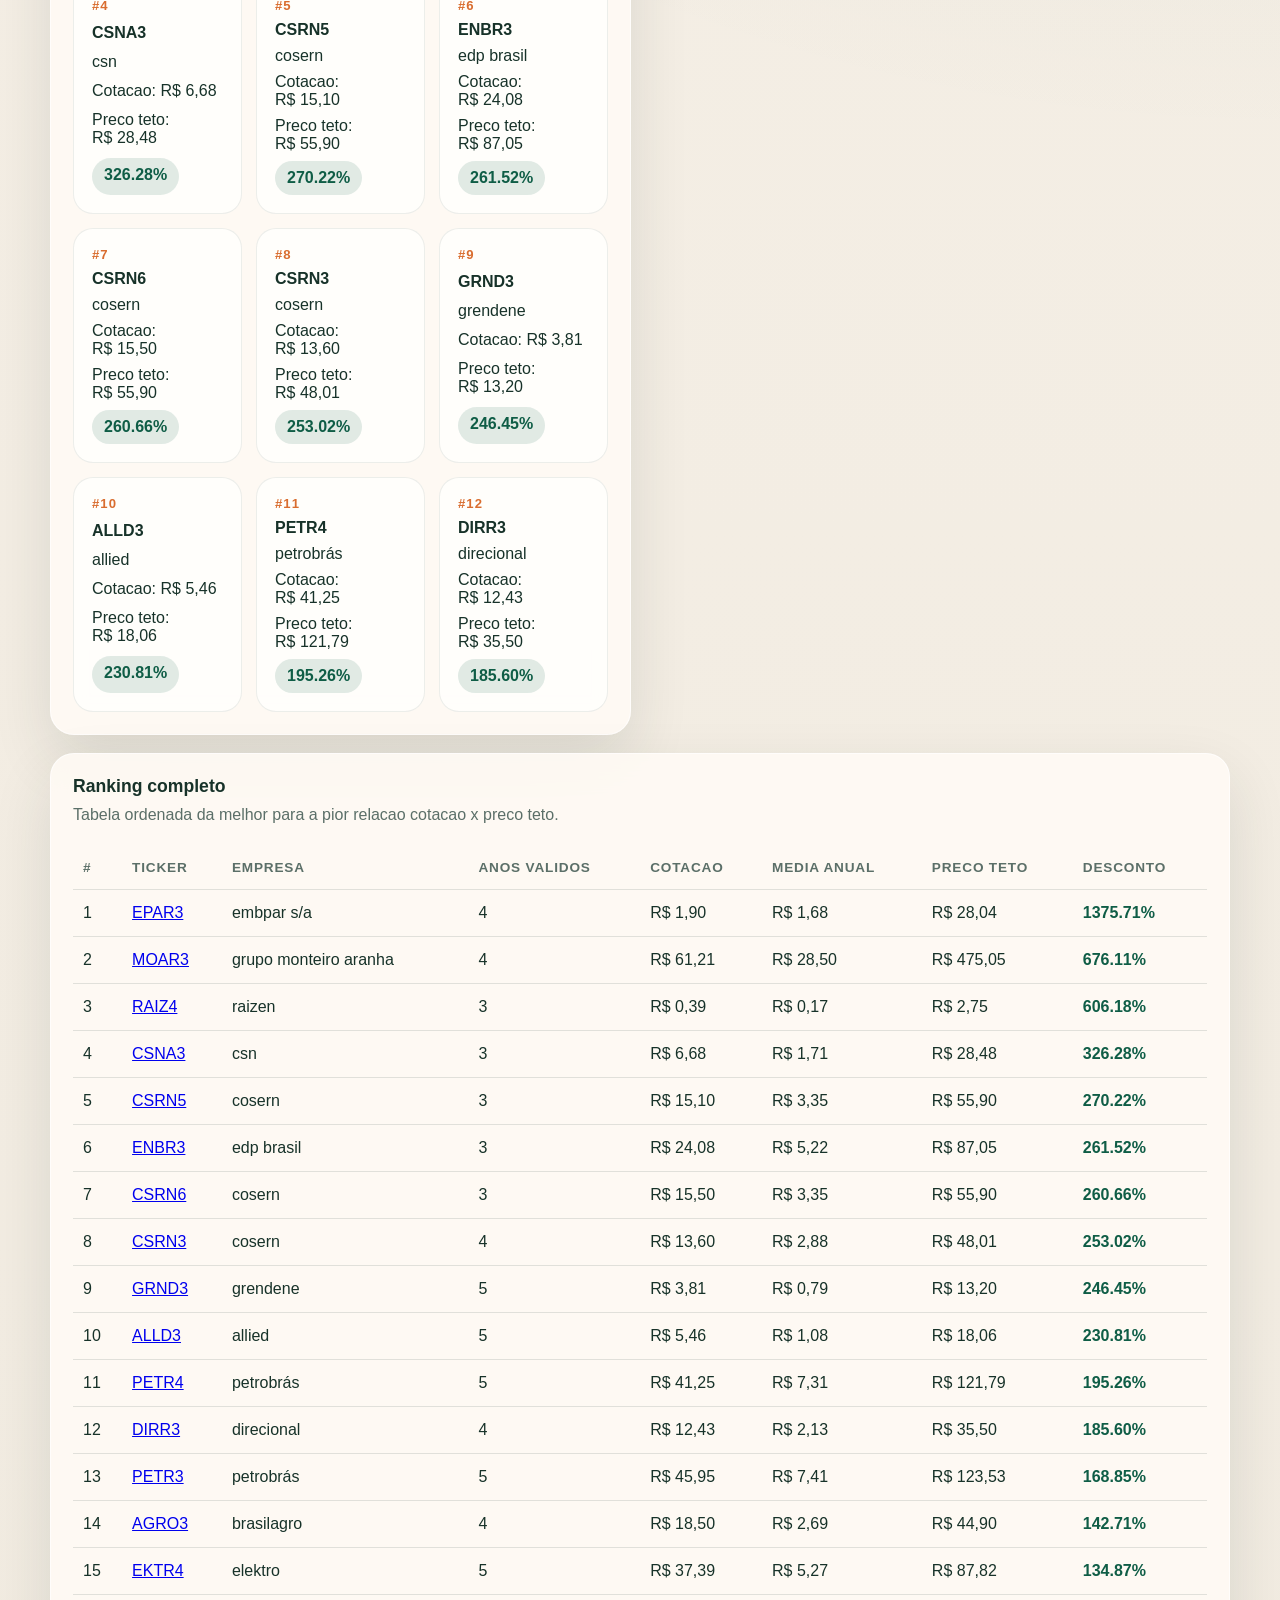
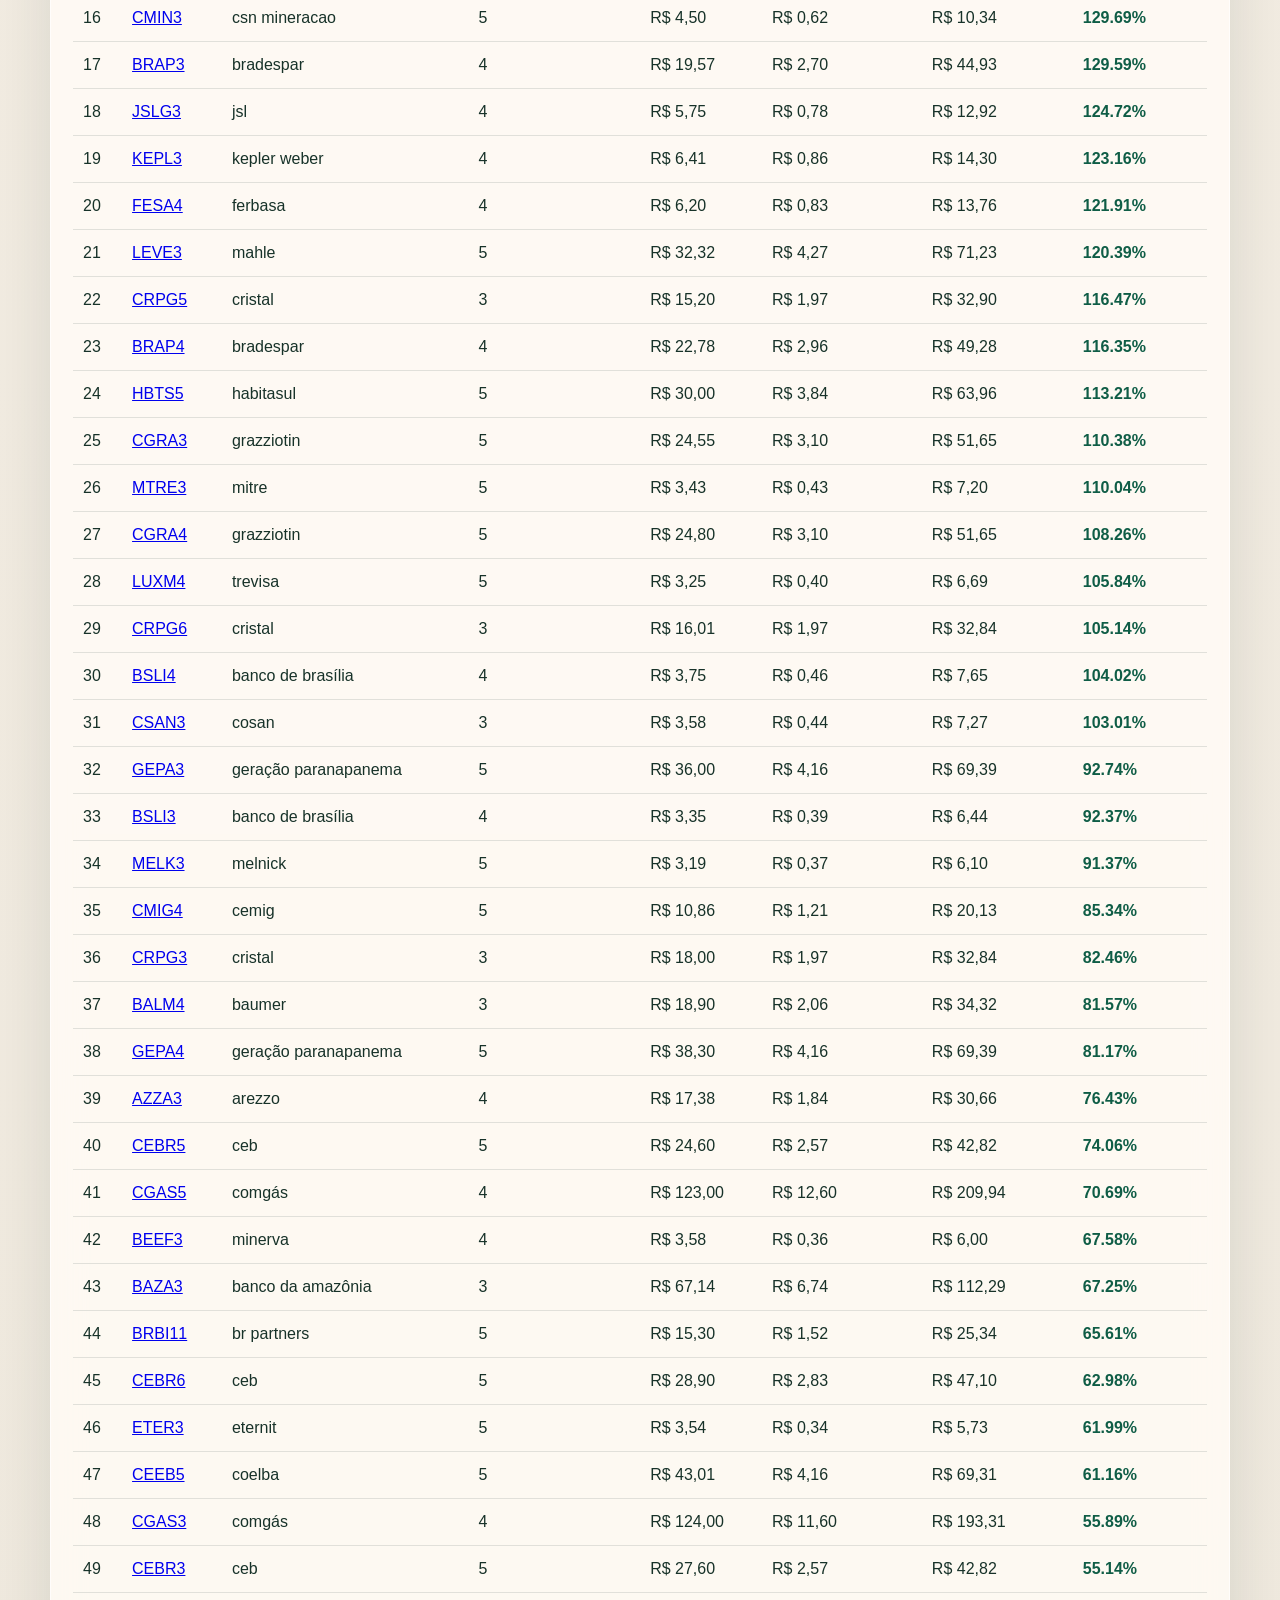
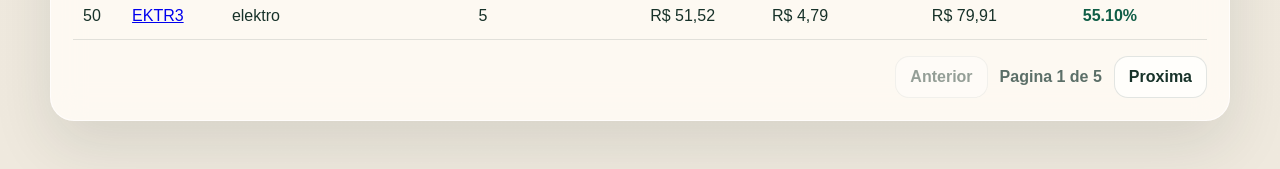
<file: ranking.html>
<!doctype html>
<html lang="pt-BR">
  <head>
    <meta charset="UTF-8" />
    <meta name="viewport" content="width=device-width, initial-scale=1.0" />
    <title>Redirecionando</title>
    <meta http-equiv="refresh" content="0; url=./acoes-ranking.html" />
    <script>
      window.location.replace(`./acoes-ranking.html${window.location.search}${window.location.hash}`);
    </script>
    <link rel="stylesheet" href="./styles.css" />
  </head>
  <body>
    <div class="page-shell">
      <section class="panel">
        <p>Redirecionando para o ranking de acoes...</p>
      </section>
    </div>
  </body>
</html>
</file>
<file: styles.css>
:root {
  --bg: #f2eee5;
  --panel: rgba(255, 251, 245, 0.88);
  --panel-strong: #fffaf1;
  --text: #173229;
  --muted: #5b6f68;
  --line: rgba(23, 50, 41, 0.12);
  --brand: #0f5d46;
  --brand-soft: #dcecdf;
  --accent: #d96d2f;
  --shadow: 0 24px 60px rgba(36, 50, 45, 0.12);
  --radius: 24px;
  --radius-sm: 16px;
}

* {
  box-sizing: border-box;
}

html {
  background:
    radial-gradient(circle at top left, rgba(217, 109, 47, 0.16), transparent 28%),
    radial-gradient(circle at top right, rgba(15, 93, 70, 0.14), transparent 34%),
    linear-gradient(180deg, #f6f0e7 0%, #efe9de 100%);
  color: var(--text);
  font-family: "Avenir Next", "Segoe UI", sans-serif;
}

body {
  margin: 0;
  min-height: 100vh;
}

.page-shell {
  width: min(1180px, calc(100% - 32px));
  margin: 0 auto;
  padding: 28px 0 48px;
}

.hero {
  display: grid;
  gap: 18px;
  margin-bottom: 28px;
  padding: 28px;
  background: linear-gradient(135deg, rgba(255, 250, 241, 0.96), rgba(236, 245, 239, 0.92));
  border: 1px solid rgba(255, 255, 255, 0.65);
  border-radius: 32px;
  box-shadow: var(--shadow);
}

.eyebrow {
  margin: 0;
  color: var(--accent);
  font-size: 0.85rem;
  font-weight: 700;
  letter-spacing: 0.12em;
  text-transform: uppercase;
}

.hero-copy h1 {
  margin: 0;
  font-size: clamp(2.3rem, 4vw, 4.7rem);
  line-height: 0.95;
  letter-spacing: -0.05em;
}

.hero-text {
  max-width: 64ch;
  margin: 14px 0 0;
  color: var(--muted);
  font-size: 1.05rem;
  line-height: 1.6;
}

.hero-links {
  display: flex;
  flex-wrap: wrap;
  gap: 16px;
  margin: 16px 0 0;
}

.hero-links a {
  color: var(--brand);
  font-weight: 800;
  text-decoration: none;
}

.hero-links a:hover,
.hero-links a:focus-visible {
  text-decoration: underline;
  outline: none;
}

.hero-note {
  display: inline-flex;
  align-items: center;
  gap: 10px;
  width: fit-content;
  padding: 10px 14px;
  border-radius: 999px;
  background: rgba(15, 93, 70, 0.08);
  color: var(--brand);
  font-weight: 700;
}

.status-dot {
  width: 10px;
  height: 10px;
  border-radius: 999px;
  background: var(--brand);
  box-shadow: 0 0 0 6px rgba(15, 93, 70, 0.12);
}

.layout {
  display: grid;
  grid-template-columns: repeat(12, minmax(0, 1fr));
  gap: 18px;
}

.landing-grid {
  display: grid;
  grid-template-columns: repeat(2, minmax(0, 1fr));
  gap: 18px;
}

.landing-card {
  display: grid;
  gap: 12px;
  padding: 24px;
  background: linear-gradient(155deg, rgba(255, 251, 245, 0.95), rgba(225, 238, 231, 0.9));
  border: 1px solid rgba(255, 255, 255, 0.72);
  border-radius: 28px;
  box-shadow: var(--shadow);
  color: inherit;
  text-decoration: none;
  transition: transform 140ms ease, box-shadow 140ms ease;
}

.landing-card:hover,
.landing-card:focus-visible {
  transform: translateY(-2px);
  box-shadow: 0 28px 70px rgba(36, 50, 45, 0.16);
  outline: none;
}

.landing-card strong {
  font-size: 1.45rem;
  line-height: 1.05;
}

.landing-card p {
  margin: 0;
  color: var(--muted);
  line-height: 1.6;
}

.landing-kicker {
  color: var(--accent);
  font-size: 0.84rem;
  font-weight: 800;
  letter-spacing: 0.08em;
  text-transform: uppercase;
}

.panel {
  padding: 22px;
  background: var(--panel);
  border: 1px solid rgba(255, 255, 255, 0.7);
  border-radius: var(--radius);
  box-shadow: var(--shadow);
  backdrop-filter: blur(16px);
}

.panel-head {
  margin-bottom: 18px;
}

.panel-head h2 {
  margin: 0 0 6px;
  font-size: 1.1rem;
}

.panel-head p,
.caption {
  margin: 0;
  color: var(--muted);
  line-height: 1.55;
}

.form-panel {
  grid-column: span 4;
}

.metrics-panel,
.chart-panel,
.table-panel {
  grid-column: span 8;
}

.chart-panel,
.table-panel {
  grid-column: span 6;
}

.ticker-pills {
  display: flex;
  flex-wrap: wrap;
  gap: 10px;
  margin-bottom: 16px;
}

.ticker-pill {
  border: 0;
  border-radius: 999px;
  padding: 10px 14px;
  background: var(--brand-soft);
  color: var(--brand);
  font: inherit;
  font-weight: 700;
  cursor: pointer;
  transition: transform 140ms ease, background 140ms ease;
}

.ticker-pill:hover,
.ticker-pill:focus-visible {
  transform: translateY(-1px);
  background: #cfe5d5;
  outline: none;
}

.quote-form {
  display: grid;
  gap: 14px;
}

.field {
  display: grid;
  gap: 8px;
}

.field span {
  font-size: 0.93rem;
  font-weight: 700;
}

.field input {
  width: 100%;
  min-height: 50px;
  border: 1px solid var(--line);
  border-radius: var(--radius-sm);
  padding: 0 16px;
  background: var(--panel-strong);
  color: var(--text);
  font: inherit;
}

.field select {
  width: 100%;
  min-height: 50px;
  border: 1px solid var(--line);
  border-radius: var(--radius-sm);
  padding: 0 16px;
  background: var(--panel-strong);
  color: var(--text);
  font: inherit;
}

.field input:focus-visible {
  outline: 2px solid rgba(15, 93, 70, 0.18);
  border-color: rgba(15, 93, 70, 0.4);
}

.field select:focus-visible {
  outline: 2px solid rgba(15, 93, 70, 0.18);
  border-color: rgba(15, 93, 70, 0.4);
}

.check-field {
  display: flex;
  align-items: center;
  gap: 10px;
  color: var(--text);
  font-weight: 700;
}

.check-field input {
  width: 18px;
  height: 18px;
  accent-color: var(--brand);
}

.primary-button {
  min-height: 54px;
  border: 0;
  border-radius: 18px;
  background: linear-gradient(135deg, var(--brand), #147156);
  color: #fff8ef;
  font: inherit;
  font-weight: 800;
  cursor: pointer;
  transition: transform 140ms ease, opacity 140ms ease;
}

.primary-button:hover,
.primary-button:focus-visible {
  transform: translateY(-1px);
  outline: none;
}

.primary-button:disabled {
  cursor: progress;
  opacity: 0.72;
  transform: none;
}

.secondary-button {
  min-height: 42px;
  border: 1px solid var(--line);
  border-radius: 14px;
  padding: 0 14px;
  background: rgba(255, 255, 255, 0.7);
  color: var(--text);
  font: inherit;
  font-weight: 700;
  cursor: pointer;
}

.secondary-button:disabled {
  opacity: 0.45;
  cursor: not-allowed;
}

.feedback {
  min-height: 24px;
  margin-top: 14px;
  color: var(--muted);
  line-height: 1.5;
}

.feedback.error {
  color: #a43d23;
}

.metrics-grid {
  display: grid;
  grid-template-columns: repeat(4, minmax(0, 1fr));
  gap: 14px;
}

.metric-card {
  display: grid;
  gap: 8px;
  padding: 18px;
  border-radius: 20px;
  background: rgba(255, 255, 255, 0.62);
  border: 1px solid rgba(23, 50, 41, 0.08);
}

.accent-card {
  background: linear-gradient(145deg, rgba(217, 109, 47, 0.16), rgba(255, 248, 240, 0.86));
}

.metric-label {
  color: var(--muted);
  font-size: 0.92rem;
}

.metric-value {
  font-size: clamp(1.35rem, 2vw, 2rem);
  line-height: 1.05;
}

.details-grid {
  display: grid;
  grid-template-columns: repeat(3, minmax(0, 1fr));
  gap: 14px;
  margin-top: 16px;
}

.detail-card {
  padding: 16px;
  border-radius: 18px;
  background: rgba(255, 255, 255, 0.56);
  border: 1px solid rgba(23, 50, 41, 0.08);
}

.detail-card strong,
.detail-card span {
  display: block;
}

.detail-card strong {
  margin-bottom: 8px;
  font-size: 1rem;
}

.detail-card span {
  color: var(--muted);
}

.year-bars {
  display: grid;
  gap: 12px;
}

.empty-state {
  min-height: 220px;
  place-items: center;
  display: grid;
  color: var(--muted);
  background: rgba(255, 255, 255, 0.42);
  border-radius: 20px;
  border: 1px dashed rgba(23, 50, 41, 0.16);
}

.bar-row {
  display: grid;
  grid-template-columns: 70px 1fr auto;
  align-items: center;
  gap: 14px;
}

.bar-label,
.bar-value {
  font-weight: 700;
}

.bar-track {
  position: relative;
  height: 18px;
  background: rgba(15, 93, 70, 0.08);
  border-radius: 999px;
  overflow: hidden;
}

.bar-fill {
  height: 100%;
  border-radius: inherit;
  background: linear-gradient(90deg, var(--brand), var(--accent));
}

.table-wrap {
  overflow-x: auto;
}

.table-panel-wide {
  grid-column: span 12;
}

.pagination-bar {
  display: flex;
  align-items: center;
  justify-content: flex-end;
  gap: 12px;
  margin-top: 16px;
}

.page-status {
  color: var(--muted);
  font-weight: 700;
}

.ranking-cards {
  display: grid;
  grid-template-columns: repeat(3, minmax(0, 1fr));
  gap: 14px;
}

.ranking-card {
  display: grid;
  gap: 8px;
  padding: 18px;
  border-radius: 20px;
  background: rgba(255, 255, 255, 0.62);
  border: 1px solid rgba(23, 50, 41, 0.08);
}

.ranking-position {
  color: var(--accent);
  font-size: 0.82rem;
  font-weight: 800;
  letter-spacing: 0.08em;
  text-transform: uppercase;
}

.ranking-badge {
  display: inline-flex;
  width: fit-content;
  padding: 8px 12px;
  border-radius: 999px;
  font-weight: 800;
}

.ranking-badge.positive {
  background: rgba(15, 93, 70, 0.12);
  color: var(--brand);
}

.ranking-badge.negative {
  background: rgba(169, 61, 35, 0.12);
  color: #a43d23;
}

.positive-text {
  color: var(--brand);
  font-weight: 800;
}

.negative-text {
  color: #a43d23;
  font-weight: 800;
}

table {
  width: 100%;
  border-collapse: collapse;
}

th,
td {
  padding: 14px 10px;
  text-align: left;
  border-bottom: 1px solid var(--line);
}

th {
  color: var(--muted);
  font-size: 0.85rem;
  text-transform: uppercase;
  letter-spacing: 0.06em;
}

.empty-row {
  color: var(--muted);
  text-align: center;
}

@media (max-width: 980px) {
  .form-panel,
  .metrics-panel,
  .chart-panel,
  .table-panel {
    grid-column: span 12;
  }

  .landing-grid,
  .metrics-grid,
  .details-grid,
  .ranking-cards {
    grid-template-columns: repeat(2, minmax(0, 1fr));
  }
}

@media (max-width: 640px) {
  .page-shell {
    width: min(100% - 20px, 1180px);
    padding-top: 18px;
  }

  .hero,
  .panel {
    padding: 18px;
    border-radius: 24px;
  }

  .landing-grid,
  .metrics-grid,
  .details-grid,
  .ranking-cards {
    grid-template-columns: 1fr;
  }

  .bar-row {
    grid-template-columns: 1fr;
  }
}
</file>
